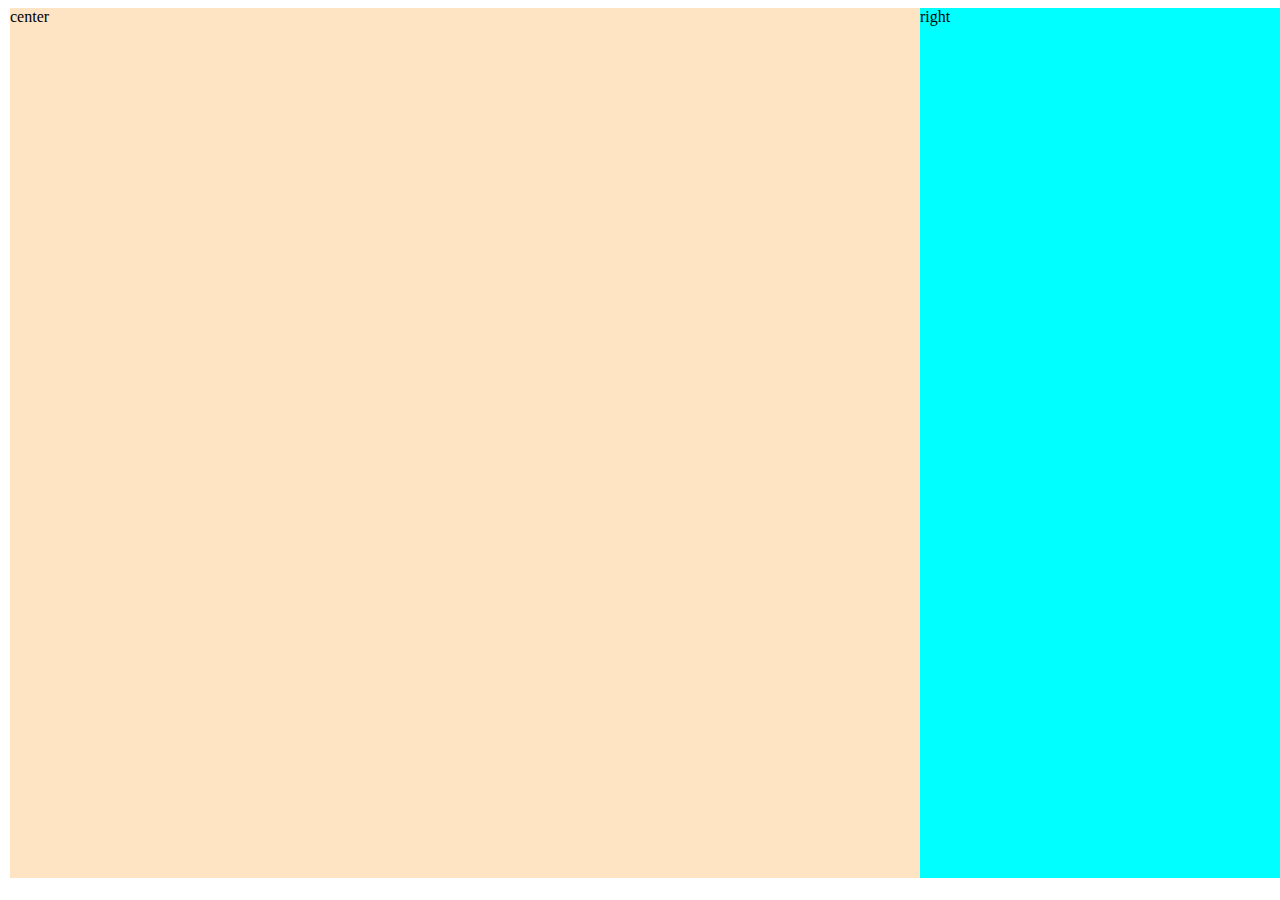
<file: BaiTapTH_Tuan_04_Web/index.html>
<!DOCTYPE html>
<html lang="en">

<head>
    <meta charset="UTF-8">
    <meta http-equiv="X-UA-Compatible" content="IE=edge">
    <meta name="viewport" content="width=device-width, initial-scale=1.0">
    <title>Document</title>
    <style>
        #wrapper {
            display: flex;
            justify-content: center;
        }
        
        #container {
            display: flex;
            justify-content: space-between;
            width: 1440px;
        }
        
        #center {
            width: 910px;
            background-color: bisque;
        }
        
        #right {
            width: 440px;
            background-color: aqua;
        }
        
        #left {
            width: 90px;
            height: 870px;
            display: flex;
            flex-direction: column;
            justify-content: space-between;
        }
        
        #left_above {
            width: 100%;
            display: flex;
            flex-direction: column;
            align-items: center;
        }
        
        #below {
            display: flex;
            flex-direction: column;
            align-items: center;
            justify-content: center;
        }
        
        .item {
            width: 32px;
            margin-top: 50px;
        }
        
        #setting {
            margin-top: 36px;
        }
    </style>
</head>

<body>
    <div id="wrapper">
        <div id="container">
            <div id="left">
                <div id="left_above">
                    <img class="item" src="logo.png" alt="">
                    <img class="item" src="home.png" alt="">
                    <img class="item" src="cam.png" alt="">
                    <img class="item" src="chatting.png" alt="">
                    <img class="item" src="user.png" alt="">
                </div>

                <div id="below">
                    <img src="avatar.png" width="44" alt="">
                    <img id="setting" src="setting.png" width="44" alt="">
                </div>
            </div>
            <div id="center">center</div>
            <div id="right">right</div>

        </div>


    </div>

</body>

</html>
</file>
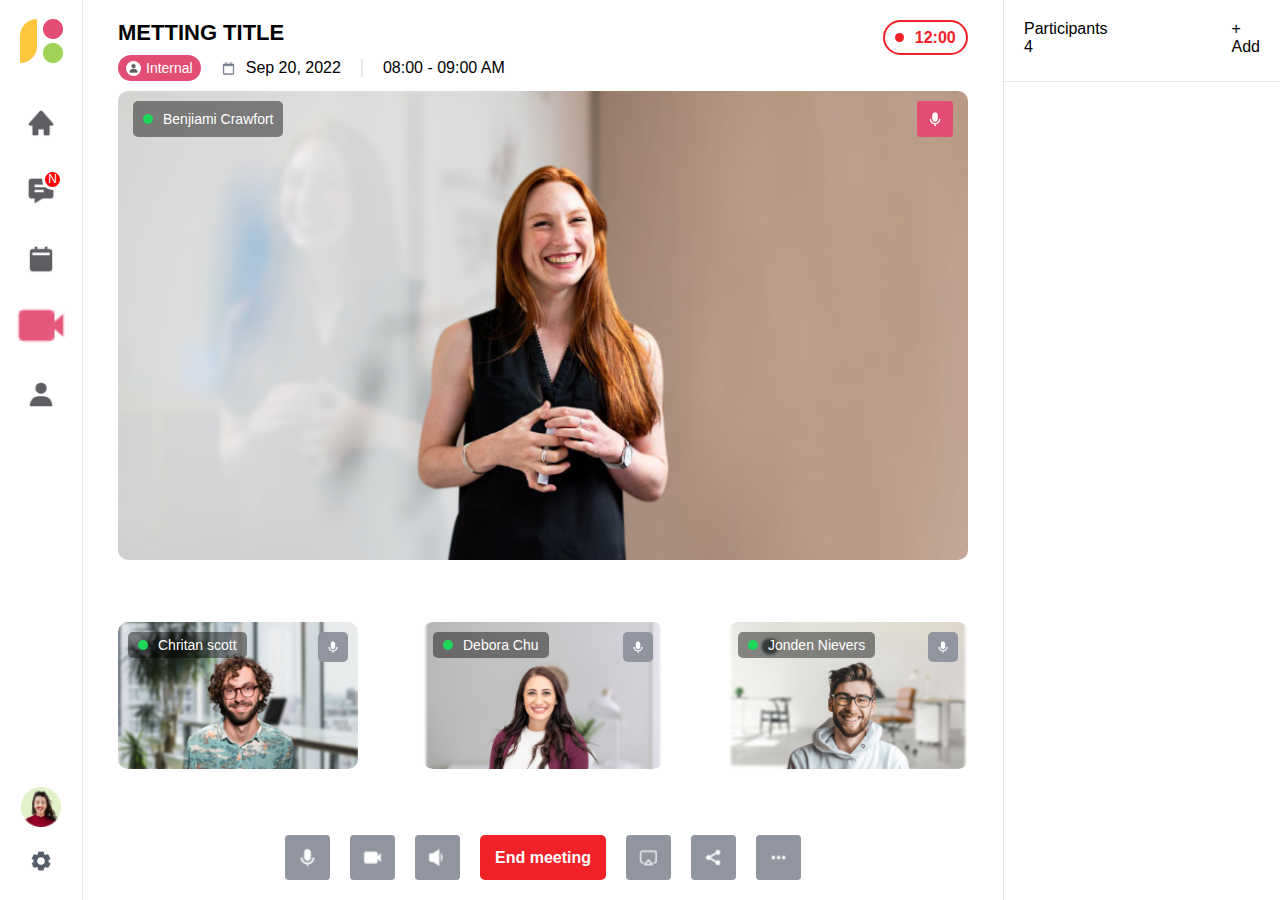
<file: html/index.html>
<!DOCTYPE html>
<html lang="en">
<head>
    <meta charset="UTF-8">
    <meta http-equiv="X-UA-Compatible" content="IE=edge">
    <meta name="viewport" content="width=device-width, initial-scale=1.0">
    <link rel="stylesheet" href="/css/style.css">
    <title>Document</title>
</head>
<body>
    <div class="container">
        <div class="wrap_container">
            <div class="nav__menu--left">
                <div class="wrap__menu--left">
                    <div class="firt__box_menu">
                        <div class="border_image_logo">
                            <a href="#home">
                                <img src="/BaiTapTH_Tuan_04_Web/logo.png" alt="logo">
                            </a>
                        </div>
                        <div class="menu-left">
                            <a href="#">
                                <img src="/BaiTapTH_Tuan_04_Web/home.png" alt="icon_home">
                            </a>
                            <a href="#">
                                <img src="/BaiTapTH_Tuan_04_Web/chatting.png" alt="icon_mess">
                            </a>
                            <a href="#">
                                <img src="/BaiTapTH_Tuan_04_Web/calender.png" alt="icon_cal">
                            </a>
                            <a href="#">
                                <img src="/BaiTapTH_Tuan_04_Web/cam.png" alt="icon_video">
                            </a>
                            <a href="#">
                                <img src="/BaiTapTH_Tuan_04_Web/user.png" alt="icon_user">
                            </a>
                        </div>
                    </div>

                    <div class="setting__account">
                        <div class="wrap__setting--acount">
                            <a href="#">
                                <img src="/BaiTapTH_Tuan_04_Web/avatar 1322.png" alt="avatar_account">
                            </a>
                            <a href="#">
                                <img src="/BaiTapTH_Tuan_04_Web/setting.png" alt="icon_setting">
                            </a>
                        </div>
                    </div>
                </div>
            </div>
            
            
            <div class="content__news_status">
                <div class="wrap_news-center">
                    <div class="header__title--metting">
                        <div class="text_title">METTING TITLE</div>
                        <div class="end__box">
                            <div class="time__out">
                                <div class="aggle__time"></div>
                                <div class="time_start">12:00</div>
                            </div>
                        </div>
                    </div>
                    <div class="time_start--group">
                        <div class="box__internal">
                            <img src="/BaiTapTH_Tuan_04_Web/user.png" alt="user">
                            <span>Internal</span>
                        </div>
                        <div class="date__current">
                            <img src="/BaiTapTH_Tuan_04_Web/calender_small.png" alt="alt">
                            <span>Sep 20, 2022</span>
                        </div>
                        <div class="time__meeting">
                            08:00 - 09:00 AM
                        </div>
                    </div>
                    
                    
                    <div class="front__pin--slideshow">
                        <div class="border_img_slide">
                            <img src="/BaiTapTH_Tuan_04_Web/img_big.png" alt="">
                            <div class="pos-abs name__present">
                                <span>Benjiami Crawfort</span>
                            </div>
                            <div class="pos-abs btn__mic_on">
                                <img src="/BaiTapTH_Tuan_04_Web/mic_color.png" alt="mic_on">
                            </div>
                        </div>
                    </div>


                    <div class="wrap-item_participants--bottom">
                        <div class="item_participants-bottom">
                            <img src="/BaiTapTH_Tuan_04_Web/img2.png" alt="image">
                            <div class="pos-abs name__present">
                                <span>Chritan scott</span>
                            </div>
                            <div class="pos-abs btn__mic_on">
                                <img src="/BaiTapTH_Tuan_04_Web/mic_grey_color.png" alt="mic_on">
                            </div>
                        </div>
                        <div class="item_participants-bottom">
                            <img src="/BaiTapTH_Tuan_04_Web/img1.png" alt="image">
                            <div class="pos-abs name__present">
                                <span>Debora Chu</span>
                            </div>
                            <div class="pos-abs btn__mic_on">
                                <img src="/BaiTapTH_Tuan_04_Web/mic_grey_color.png" alt="mic_on">
                            </div>
                        </div>
                        <div class="item_participants-bottom">
                            <img src="/BaiTapTH_Tuan_04_Web/img.png" alt="image">
                            <div class="pos-abs name__present">
                                <span>Jonden Nievers</span>
                            </div>
                            <div class="pos-abs btn__mic_on">
                                <img src="/BaiTapTH_Tuan_04_Web/mic_grey_color.png" alt="mic_on">
                            </div>
                        </div>
                    </div>

                    <div class="control__meeting--bottom">
                        <div class="wrap_control-meeting">
                            <div>
                                <img src="/BaiTapTH_Tuan_04_Web/mic_grey_color.png" alt="mic">
                            </div>
                            <div>
                                <img src="/BaiTapTH_Tuan_04_Web/cam_color.png" alt="video">
                            </div>
                            <div>
                                <img src="/BaiTapTH_Tuan_04_Web/speaker_grey_color.png" alt="sound">
                            </div>

                            <div class="btn__end--meeting">
                                End meeting
                            </div>
                            <div>
                                <img src="/BaiTapTH_Tuan_04_Web/Button 2179.png" alt="show">
                            </div>
                            <div>
                                <img src="/BaiTapTH_Tuan_04_Web/share.png" alt="share">
                            </div>
                            <div>
                                <img src="/BaiTapTH_Tuan_04_Web/them.png" alt="more">
                            </div>
                        </div>
                    </div>
                </div>
            </div>

            <div class="box__chat--right">
                <div class="box__column--control-view">
                    <div class="view__list_in">
                        <div class="top_heading">
                            <!-- tieu de -->
                            <div class="heading__text">
                                Participants
                                <div class="number__length-list">
                                    4
                                </div>
                            </div>
                            <div class="btn__add_user-part">
                                <div>+</div>
                                <div>Add</div>
                            </div>
                        </div>





</body>
</html>
</file>
<file: css/style.css>
* {
    box-sizing: border-box;
    font-family: 'Inder', sans-serif
}

body {
    margin: 0px;
}

.container {
    width: 100%;
}

.container .wrap_container {
    width: 100%;
    display: flex;
}

.nav__menu--left {
    height: 100vh;
    position: sticky;
    top: 0px;
    border-right: 1px solid #e7e7e7;
}

.nav__menu--left .wrap__menu--left {
    height: 100%;
    padding: 15px;
    display: flex;
    flex-direction: column;
}

.wrap__menu--left .firt__box_menu {
    height: 100%;
    order: 1;
}

.firt__box_menu .menu-left {
    width: 100%;
    padding-top: 20px;
    display: flex;
    flex-direction: column;
    align-items: center;
    justify-content: center;
}

.firt__box_menu .menu-left>a {
    width: 30px;
    display: block;
    margin: 17px 0px;
    position: relative;
}

.firt__box_menu .menu-left>a:nth-child(2):before {
    content: 'N';
    width: 15px;
    height: 15px;
    border-radius: 100%;
    border: 3px solid #ffffff;
    background-color: red;
    color: #ffffff;
    position: absolute;
    right: -7px;
    top: -7px;
    text-align: center;
    font-size: 12px;
}

.firt__box_menu .menu-left>a:nth-child(4) {
    transform: scale(1.8);
}

.firt__box_menu .menu-left a img {
    width: 100%;
}

.wrap__menu--left .setting__account {
    order: 2;
}

.setting__account .wrap__setting--acount {
    display: flex;
    flex-direction: column;
    justify-content: center;
    align-items: center;
}

.setting__account .wrap__setting--acount>a {
    width: 40px;
    margin-top: 10px;
}

.setting__account .wrap__setting--acount a img {
    width: 100%;
}


.content__news_status {
    width: 100%;
    height: 100vh;
    padding: 20px 35px;
}

.content__news_status .wrap_news-center {
    height: 100%;
    display: flex;
    flex-direction: column;
   
}

.wrap_news-center .header__title--metting {
    display: flex;
    justify-content: space-between;
}

.header__title--metting .text_title {
    font-size: 22px;
    font-weight: 600;
}

.header__title--metting .end__box .time__out {
    width: 85px;
    height: 35px;
    border: 2px solid #F22128;
    border-radius: 30px;
    padding: 5px;
    display: flex;
    align-items: center;
    justify-content: space-around;
}

.header__title--metting .end__box .time__out .aggle__time {
    width: 9px;
    height: 9px;
    border-radius: 100%;
    background-color: #F22128;
}

.header__title--metting .end__box .time__out .time_start {
    color: #F22128;
    font-weight: 600;
}





.wrap_news-center .time_start--group>div {
    margin-right: 10px;
}

.wrap_news-center .time_start--group {
    display: flex;
    align-items: center;
    margin-bottom: 10px;
}


.time_start--group .box__internal {
    padding: 5px 8px;
    background-color: #E34D73;
    border-radius: 20px;
    display: flex;
    align-items: center;
    color: #ffffff;
    font-size: 14px;
}

.time_start--group .box__internal img {
    width: 15px;
    border-radius: 100%;
    background-color: #ffffff;
    padding: 2px;
    margin-right: 5px;
    filter: hue-rotate(120deg);
}

.time_start--group .date__current {
    display: flex;
    align-items: center;
    padding: 0px 10px;
}

.time_start--group .date__current img {
    width: 15px;
    margin-right: 10px;
}

.time_start--group .time__meeting {
    padding: 0px 20px;
    border-left: 2px solid #e9e9e9;
}





.wrap_news-center .front__pin--slideshow {
    width: 100%;
    display: flex;
    justify-content: start;
}

.wrap_news-center .front__pin--slideshow .border_img_slide {
    width: 850px;
    background-color: #e9e9e9;
    border-radius: 20px;
    position: relative;
}

.wrap_news-center .front__pin--slideshow .border_img_slide>img {
    width: 100%;
    display: block;
    border-radius: 10px;
}

.pos-abs {
    position: absolute;
    top: 10px;
}

.name__present {
    left: 15px;
    padding: 10px;
    background-color: #00000070;
    border-radius: 5px;
    display: flex;
    align-items: center;
}

.name__present>span {
    padding-left: 20px;
    color: #ffffff;
    font-size: 14px;
}

.name__present::before {
    content: '';
    width: 10px;
    height: 10px;
    background-color: #1DD75B;
    position: absolute;
    border-radius: 100%;
}

.btn__mic_on {
    right: 15px;
}


.wrap_news-center .wrap-item_participants--bottom {
    height: 100%;
    display: flex;
    align-items: center;
    justify-content: space-between;
    
}

.wrap-item_participants--bottom .item_participants-bottom {
    position: relative;
}

.wrap-item_participants--bottom .item_participants-bottom img {
    width: 240px;
    border-radius: 10px;
}

.item_participants-bottom .name__present {
    padding: 5px 10px;
    left: 10px !important;
}

.item_participants-bottom .btn__mic_on {
    right: 10px !important;
}

.item_participants-bottom .btn__mic_on img {
    width: 30px;
    border-radius: 5px;
}



.wrap_news-center .control__meeting--bottom {
    position: sticky;
    bottom: 0px;
}

.control__meeting--bottom .wrap_control-meeting {
    display: flex;
    justify-content: center;
    align-items: center;
}

.wrap_control-meeting>div {
    height: 45px;
    margin: 0px 10px;
}

.wrap_control-meeting>div>img {
    height: 100%;
    cursor: pointer;
}

.wrap_control-meeting>.btn__end--meeting {
    background-color: #F22128;
    padding: 0px 15px;
    display: flex;
    align-items: center;
    color: #ffffff;
    font-weight: 600;
    border-radius: 5px;
    cursor: pointer;
}

.box__chat--right {
    width: 650px;
    height: 100vh;
    border-left: 1px solid #e7e7e7;
    position: sticky;
    top: 0px;
}


.box__chat--right .box__column--control-view {
    height: 100%;
    display: flex;
    flex-direction: column;
}

.box__chat--right .box__column--control-view>div {
    padding: 20px;
}

.box__column--control-view .view__list_in {
    border-bottom: 1px solid #e7e7e7;
}

.box__column--control-view .view__list_in .top_heading {
    display: flex;
    justify-content: space-between;
    margin-bottom: 5px;
}

.box__column--control-view .view__list_in .show__list_user-part {
    width: 100%;
}
</file>
